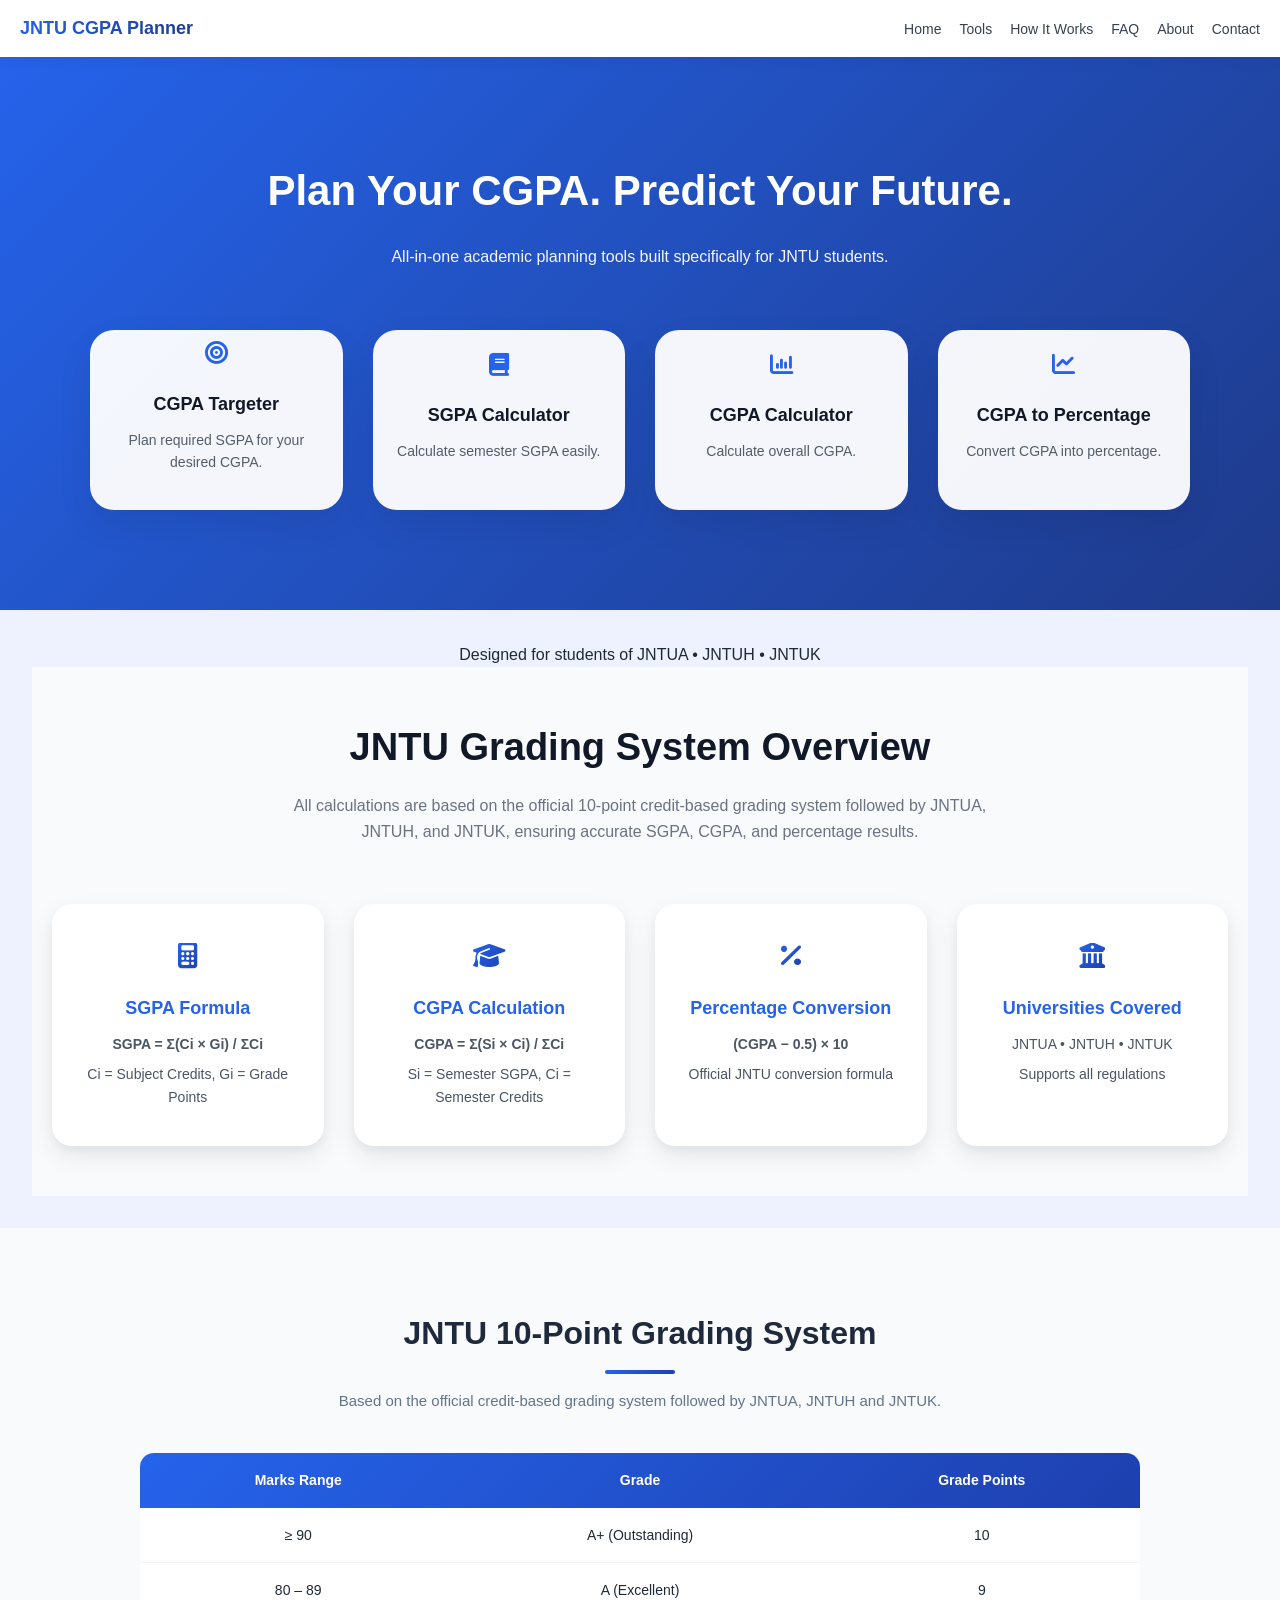
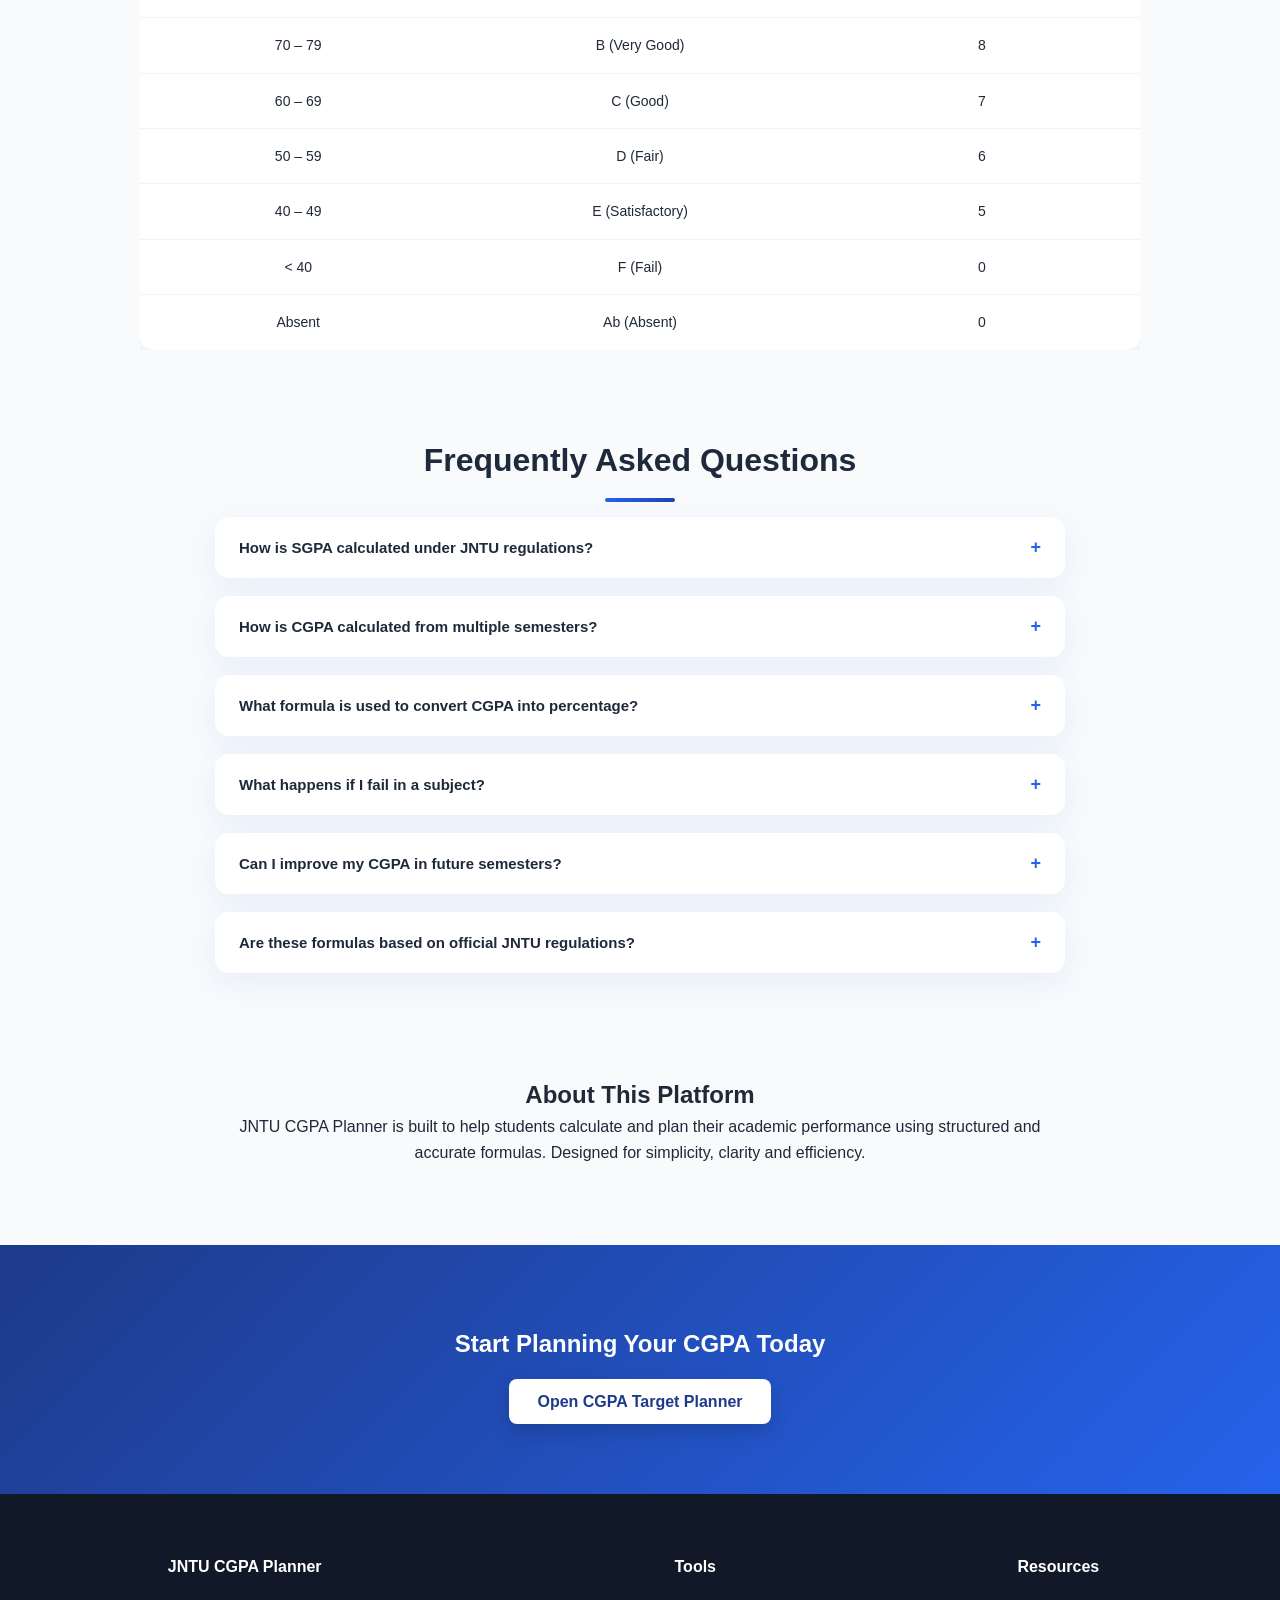
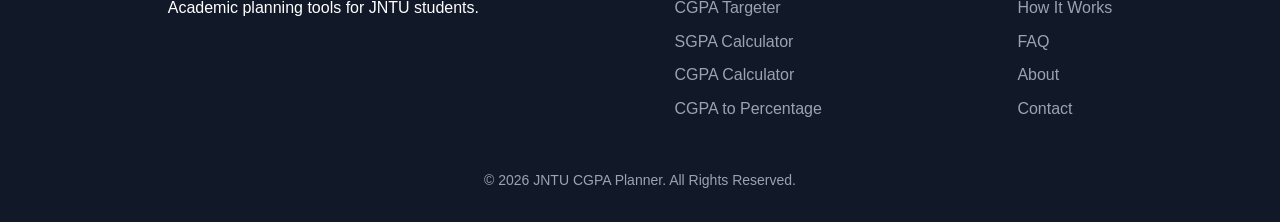
<file: index.html>
<!doctype html>
<html lang="en">
  <head>
    <meta charset="UTF-8" />
    <title>JNTU CGPA Planner</title>
    <meta name="viewport" content="width=device-width, initial-scale=1.0" />
    <link rel="stylesheet" href="home.css" />
    <link
      rel="stylesheet"
      href="https://cdnjs.cloudflare.com/ajax/libs/font-awesome/6.5.0/css/all.min.css"
    />
  </head>
  <script>
    document.addEventListener("DOMContentLoaded", function () {
      const faqItems = document.querySelectorAll(".faq-item");

      faqItems.forEach((item) => {
        const btn = item.querySelector(".faq-question");

        btn.addEventListener("click", () => {
          faqItems.forEach((i) => {
            if (i !== item) {
              i.classList.remove("active");
            }
          });

          item.classList.toggle("active");
        });
      });
    });
  </script>
  <body>
    <!-- ===== Navbar ===== -->
    <nav class="navbar">
      <div class="logo">
        <span class="logo-text">JNTU CGPA Planner</span>
      </div>
      <ul class="nav-links">
        <li><a href="#">Home</a></li>
        <li><a href="#tools">Tools</a></li>
        <li><a href="#how">How It Works</a></li>
        <li><a href="#faq">FAQ</a></li>
        <li><a href="#about">About</a></li>
        <li><a href="Contact/contact.html">Contact</a></li>
      </ul>
    </nav>

    <!-- ===== Hero Section ===== -->
    <section class="hero">
      <div class="hero-content">
        <h1>Plan Your CGPA. Predict Your Future.</h1>
        <p>
          All-in-one academic planning tools built specifically for JNTU
          students.
        </p>
      </div>

      <div class="hero-tools">
        <a href="cgpa-sgpa_universal_home/cgpa-target.html" class="hero-card">
          <div class="card-icon">
            <i class="fa-solid fa-bullseye"></i>
          </div>
          <h3>CGPA Targeter</h3>
          <p>Plan required SGPA for your desired CGPA.</p>
        </a>

        <a href="SGPA_CALCULATOR/Sgpa.html" class="hero-card">
          <div class="card-icon">
            <i class="fa-solid fa-book"></i>
          </div>
          <h3>SGPA Calculator</h3>
          <p>Calculate semester SGPA easily.</p>
        </a>

        <a href="CGPA_calculator_through_SGPA/cgpa.html" class="hero-card">
          <div class="card-icon">
            <i class="fa-solid fa-chart-column"></i>
          </div>
          <h3>CGPA Calculator</h3>
          <p>Calculate overall CGPA.</p>
        </a>

        <a href="percentage/percentage.html" class="hero-card">
          <div class="card-icon">
            <i class="fa-solid fa-chart-line"></i>
          </div>
          <h3>CGPA to Percentage</h3>
          <p>Convert CGPA into percentage.</p>
        </a>
      </div>
    </section>

    <!-- ===== Trust Section ===== -->
    <section class="trust">
      <p>Designed for students of JNTUA • JNTUH • JNTUK</p>
      <section class="grading-system" id="tools">
        <div class="section-header">
          <h2>JNTU Grading System Overview</h2>
          <p>
            All calculations are based on the official 10-point credit-based
            grading system followed by JNTUA, JNTUH, and JNTUK, ensuring
            accurate SGPA, CGPA, and percentage results.
          </p>
        </div>

        <div class="grading-grid">
          <div class="grading-card">
            <div class="icon">
              <i class="fa-solid fa-calculator"></i>
            </div>
            <h3>SGPA Formula</h3>
            <p><strong>SGPA = Σ(Ci × Gi) / ΣCi</strong></p>
            <p>Ci = Subject Credits, Gi = Grade Points</p>
          </div>

          <div class="grading-card">
            <div class="icon">
              <i class="fa-solid fa-graduation-cap"></i>
            </div>
            <h3>CGPA Calculation</h3>
            <p><strong>CGPA = Σ(Si × Ci) / ΣCi</strong></p>
            <p>Si = Semester SGPA, Ci = Semester Credits</p>
          </div>

          <div class="grading-card">
            <div class="icon">
              <i class="fa-solid fa-percent"></i>
            </div>
            <h3>Percentage Conversion</h3>
            <p><strong>(CGPA − 0.5) × 10</strong></p>
            <p>Official JNTU conversion formula</p>
          </div>

          <div class="grading-card">
            <div class="icon">
              <i class="fa-solid fa-building-columns"></i>
            </div>
            <h3>Universities Covered</h3>
            <p>JNTUA • JNTUH • JNTUK</p>
            <p>Supports all regulations</p>
          </div>
        </div>
      </section>
    </section>
    <section class="grading-section" id="how">
      <div class="grading-container">
        <h2>JNTU 10-Point Grading System</h2>
        <p class="grading-subtitle">
          Based on the official credit-based grading system followed by JNTUA,
          JNTUH and JNTUK.
        </p>
        <div class="grading-table-wrapper">
          <table class="grading-table">
            <thead>
              <tr>
                <th>Marks Range</th>
                <th>Grade</th>
                <th>Grade Points</th>
              </tr>
            </thead>
            <tbody>
              <tr>
                <td>≥ 90</td>
                <td>A+ (Outstanding)</td>
                <td>10</td>
              </tr>
              <tr>
                <td>80 – 89</td>
                <td>A (Excellent)</td>
                <td>9</td>
              </tr>
              <tr>
                <td>70 – 79</td>
                <td>B (Very Good)</td>
                <td>8</td>
              </tr>
              <tr>
                <td>60 – 69</td>
                <td>C (Good)</td>
                <td>7</td>
              </tr>
              <tr>
                <td>50 – 59</td>
                <td>D (Fair)</td>
                <td>6</td>
              </tr>
              <tr>
                <td>40 – 49</td>
                <td>E (Satisfactory)</td>
                <td>5</td>
              </tr>
              <tr>
                <td>&lt; 40</td>
                <td>F (Fail)</td>
                <td>0</td>
              </tr>
              <tr>
                <td>Absent</td>
                <td>Ab (Absent)</td>
                <td>0</td>
              </tr>
            </tbody>
          </table>
        </div>
      </div>
    </section>
    <section class="faq-section" id="faq">
      <div class="faq-container">
        <h2>Frequently Asked Questions</h2>

        <!-- FAQ Item -->
        <div class="faq-item">
          <button class="faq-question">
            How is SGPA calculated under JNTU regulations?
            <span class="faq-icon">+</span>
          </button>
          <div class="faq-answer">
            SGPA (Semester Grade Point Average) is calculated by dividing the
            sum of (Credits × Grade Points) of all subjects by the total credits
            of that semester.
            <br /><br />
            Formula: <strong>SGPA = Σ (Ci × Gi) / Σ Ci</strong>
          </div>
        </div>

        <div class="faq-item">
          <button class="faq-question">
            How is CGPA calculated from multiple semesters?
            <span class="faq-icon">+</span>
          </button>
          <div class="faq-answer">
            CGPA is the weighted average of all semester SGPAs. Each semester
            SGPA is multiplied by its credits and divided by total completed
            credits.
            <br /><br />
            Formula: <strong>CGPA = Σ (Si × Ci) / Σ Ci</strong>
          </div>
        </div>

        <div class="faq-item">
          <button class="faq-question">
            What formula is used to convert CGPA into percentage?
            <span class="faq-icon">+</span>
          </button>
          <div class="faq-answer">
            For JNTU B.Tech programs, percentage is calculated using:
            <br /><br />
            <strong>Percentage = (CGPA − 0.5) × 10</strong>
          </div>
        </div>

        <div class="faq-item">
          <button class="faq-question">
            What happens if I fail in a subject?
            <span class="faq-icon">+</span>
          </button>
          <div class="faq-answer">
            A failed subject receives grade point 0. This reduces the SGPA.
            After clearing the subject, the updated grade is considered in CGPA
            calculation according to university rules.
          </div>
        </div>

        <div class="faq-item">
          <button class="faq-question">
            Can I improve my CGPA in future semesters?
            <span class="faq-icon">+</span>
          </button>
          <div class="faq-answer">
            Yes. Since CGPA is credit-weighted, scoring higher in upcoming
            semesters especially high-credit subjects can significantly improve
            your overall CGPA.
          </div>
        </div>

        <div class="faq-item">
          <button class="faq-question">
            Are these formulas based on official JNTU regulations?
            <span class="faq-icon">+</span>
          </button>
          <div class="faq-answer">
            Yes. The SGPA, CGPA and percentage formulas follow the standard
            10-point credit-based grading system used across JNTUA, JNTUH and
            JNTUK.
          </div>
        </div>
      </div>
    </section>

    <!-- ===== About Section ===== -->
    <section class="about" id="about">
      <h2>About This Platform</h2>
      <p>
        JNTU CGPA Planner is built to help students calculate and plan their
        academic performance using structured and accurate formulas. Designed
        for simplicity, clarity and efficiency.
      </p>
    </section>

    <!-- ===== Final CTA Section ===== -->
    <section class="cta">
      <h2>Start Planning Your CGPA Today</h2>
      <a href="cgpa-sgpa_universal_home/cgpa-target.html" class="btn-primary"
        >Open CGPA Target Planner</a
      >
    </section>

    <!-- ===== Footer ===== -->
    <footer class="footer">
      <div class="footer-columns">
        <div>
          <h4>JNTU CGPA Planner</h4>
          <p>Academic planning tools for JNTU students.</p>
        </div>

        <div>
          <h4>Tools</h4>
          <ul>
            <li>
              <a href="cgpa-sgpa_universal_home/cgpa-target.html"
                >CGPA Targeter</a
              >
            </li>
            <li><a href="SGPA_CALCULATOR/Sgpa.html">SGPA Calculator</a></li>
            <li>
              <a href="CGPA_calculator_through_SGPA/cgpa.html"
                >CGPA Calculator</a
              >
            </li>
            <li>
              <a href="percentage/percentage.html">CGPA to Percentage</a>
            </li>
          </ul>
        </div>

        <div>
          <h4>Resources</h4>
          <ul>
            <li><a href="#how">How It Works</a></li>
            <li><a href="#faq">FAQ</a></li>
            <li><a href="#about">About</a></li>
            <li><a href="Contact/contact.html">Contact</a></li>
          </ul>
        </div>
      </div>

      <div class="footer-bottom">
        © 2026 JNTU CGPA Planner. All Rights Reserved.
      </div>
    </footer>
  </body>
</html>
</file>
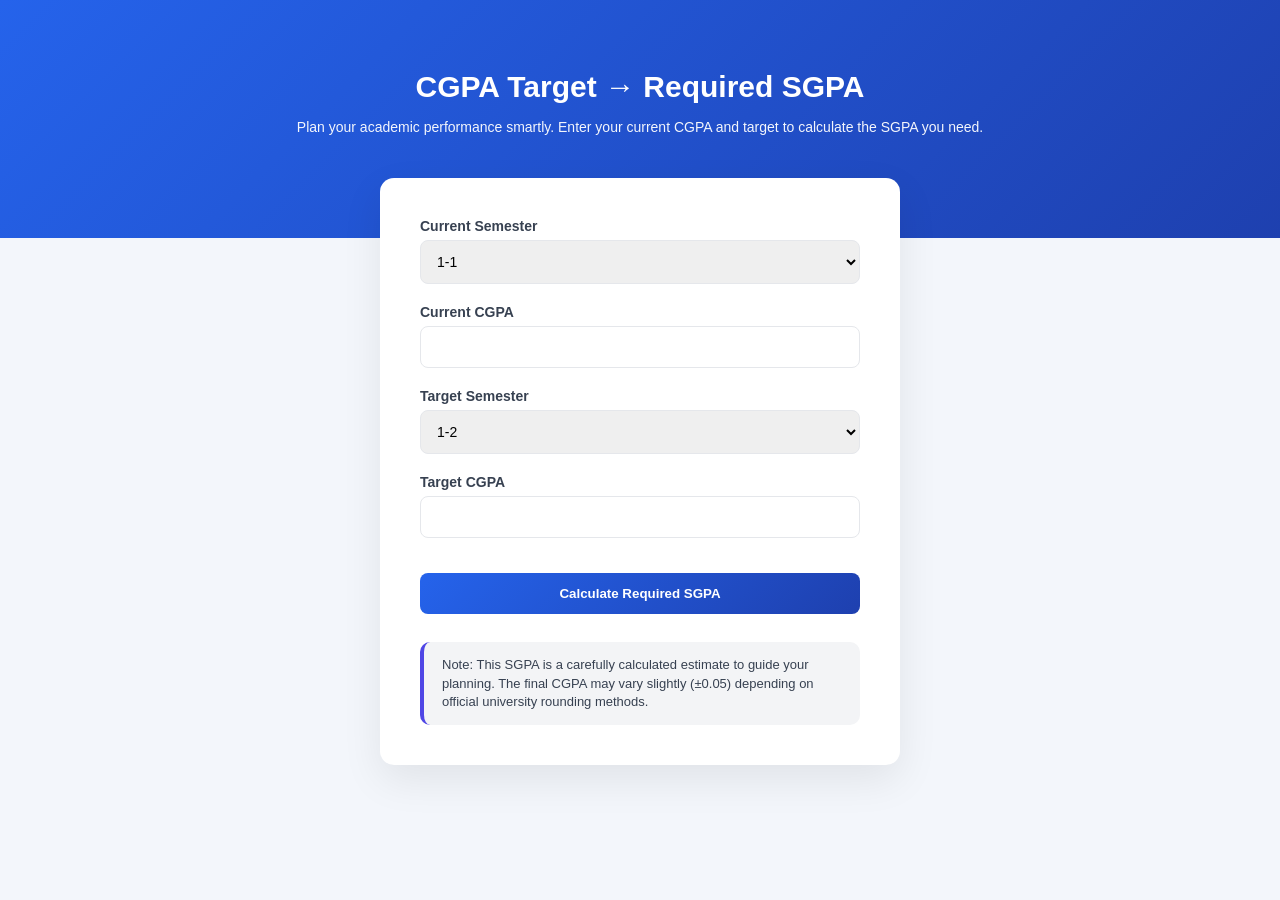
<file: CGPA_targeter-SGPA/index.html>
<!doctype html>
<html lang="en">
  <head>
    <meta charset="UTF-8" />
    <meta name="viewport" content="width=device-width, initial-scale=1.0" />
    <title>JNTU CGPA Target Planner</title>
    <link rel="stylesheet" href="style.css" />
  </head>

  <body>
    <!-- HERO HEADER -->
    <header class="hero">
      <h1>CGPA Target → Required SGPA</h1>
      <p>
        Plan your academic performance smartly. Enter your current CGPA and
        target to calculate the SGPA you need.
      </p>
    </header>

    <!-- CARD SECTION -->
    <main class="wrapper">
      <section class="card">
        <div class="form-group">
          <label for="currentSem">Current Semester</label>
          <select id="currentSem"></select>
        </div>

        <div class="form-group">
          <label for="currentCGPA">Current CGPA</label>
          <input type="number" step="0.01" id="currentCGPA" min="0" max="10" />
        </div>

        <div class="form-group">
          <label for="targetSem">Target Semester</label>
          <select id="targetSem"></select>
        </div>

        <div class="form-group">
          <label for="targetCGPA">Target CGPA</label>
          <input type="number" step="0.01" id="targetCGPA" min="0" max="10" />
        </div>

        <button id="calculateBtn">Calculate Required SGPA</button>

        <div id="result" class="result"></div>
        <p class="note">
          Note: This SGPA is a carefully calculated estimate to guide your
          planning. The final CGPA may vary slightly (±0.05) depending on
          official university rounding methods.
        </p>
      </section>
    </main>

    <script src="script.js"></script>
  </body>
</html>
</file>
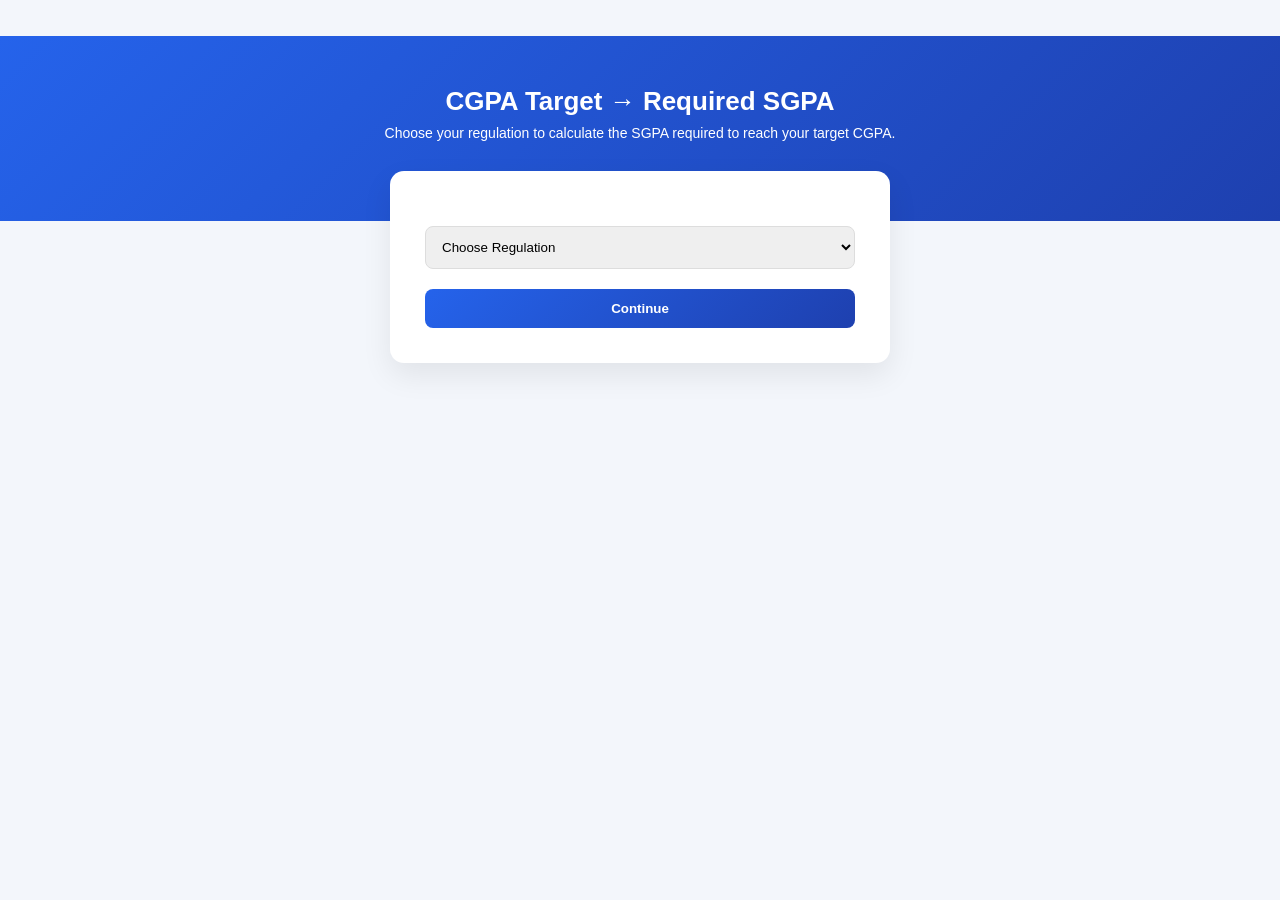
<file: cgpa-sgpa_universal_home/cgpa-target.html>
<!doctype html>
<html lang="en">
  <head>
    <meta charset="UTF-8" />
    <title>CGPA Target Planner</title>
    <meta name="viewport" content="width=device-width, initial-scale=1.0" />
    <br />
    <br />

    <link rel="stylesheet" href="cgpa-target.css" />
  </head>
  <body>
    <header class="hero">
      <h1>CGPA Target → Required SGPA</h1>
      <p>
        Choose your regulation to calculate the SGPA required to reach your
        target CGPA.
      </p>
    </header>

    <div class="container">
      <select id="regulationSelect">
        <option value="">Choose Regulation</option>
        <option value="R23">R23</option>
        <option value="R22">R22</option>
        <option value="R20">R20</option>
        <option value="R18">R18</option>
      </select>

      <button id="continueBtn">Continue</button>
    </div>

    <script src="cgpa-target.js"></script>
  </body>
</html>
</file>
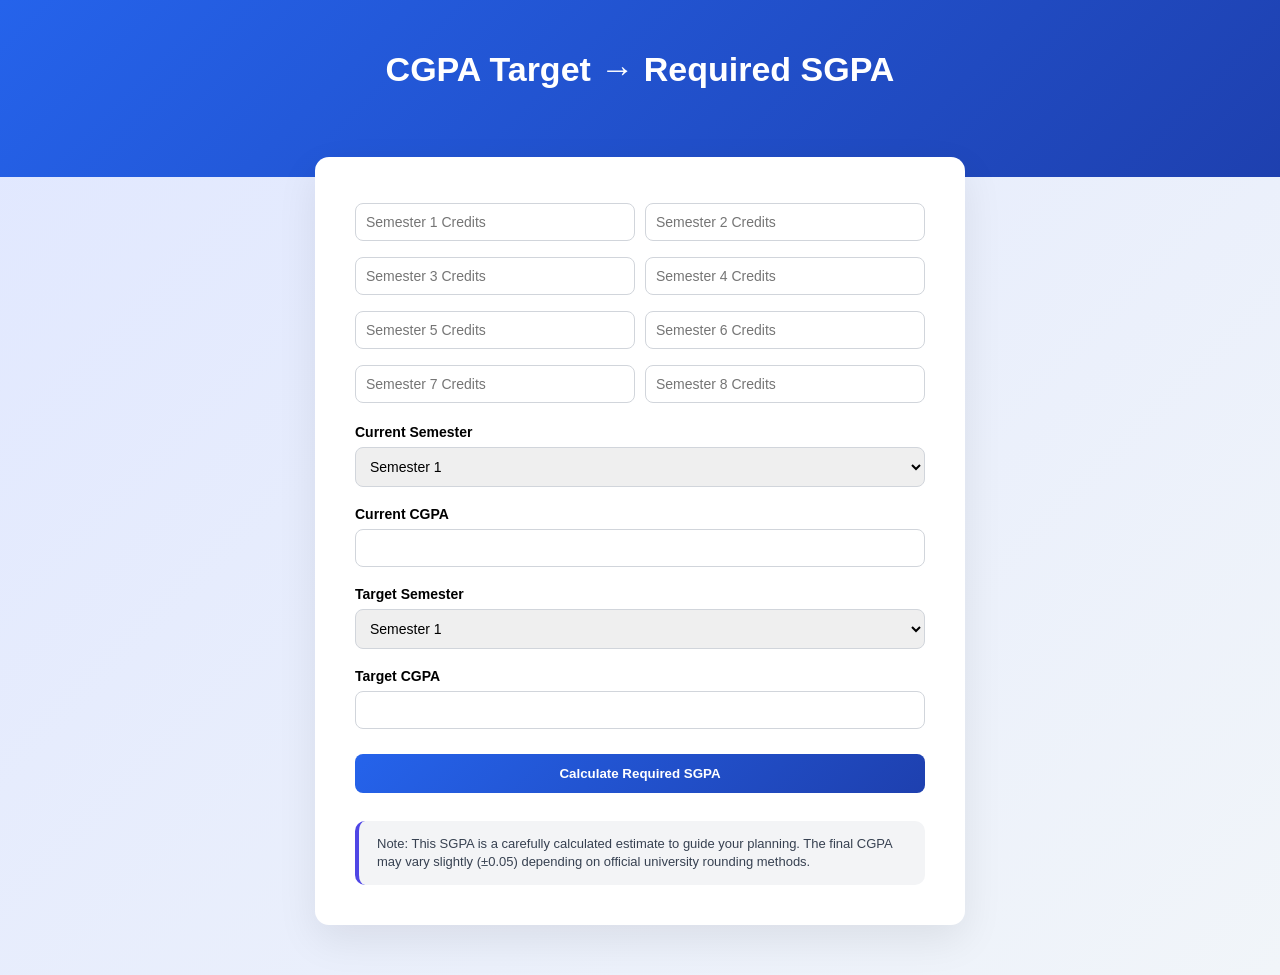
<file: cgpa-sgpa_universal_home/universal-predictor.html>
<!doctype html>
<html lang="en">
  <head>
    <meta charset="UTF-8" />
    <title>Universal CGPA Target Planner</title>
    <meta name="viewport" content="width=device-width, initial-scale=1.0" />
    <link rel="stylesheet" href="universal.css" />
  </head>

  <body>
    <!-- Header -->
    <!-- ===== BLUE HERO HEADER ===== -->
    <!-- ===== PREMIUM BLUE HEADER ===== -->
    <header class="hero">
      <h1>CGPA Target → Required SGPA</h1>
    </header>

    <!-- Main Section -->
    <section class="wrapper">
      <div class="card">
        <p id="regulationText" class="regulation-text"></p>

        <!-- Credits -->
        <div id="creditsContainer" class="credits-grid"></div>

        <!-- Current Semester -->
        <div class="form-group">
          <label>Current Semester</label>
          <select id="currentSem"></select>
        </div>

        <!-- Current CGPA -->
        <div class="form-group">
          <label>Current CGPA</label>
          <input type="number" id="currentCGPA" step="0.01" />
        </div>

        <!-- Target Semester -->
        <div class="form-group">
          <label>Target Semester</label>
          <select id="targetSem"></select>
        </div>

        <!-- Target CGPA -->
        <div class="form-group">
          <label>Target CGPA</label>
          <input type="number" id="targetCGPA" step="0.01" />
        </div>

        <button id="calculateBtn">Calculate Required SGPA</button>
        <p class="note">
          Note: This SGPA is a carefully calculated estimate to guide your
          planning. The final CGPA may vary slightly (±0.05) depending on
          official university rounding methods.
        </p>

        <div id="result" class="result"></div>
      </div>
    </section>

    <script src="universal.js"></script>
  </body>
</html>
</file>
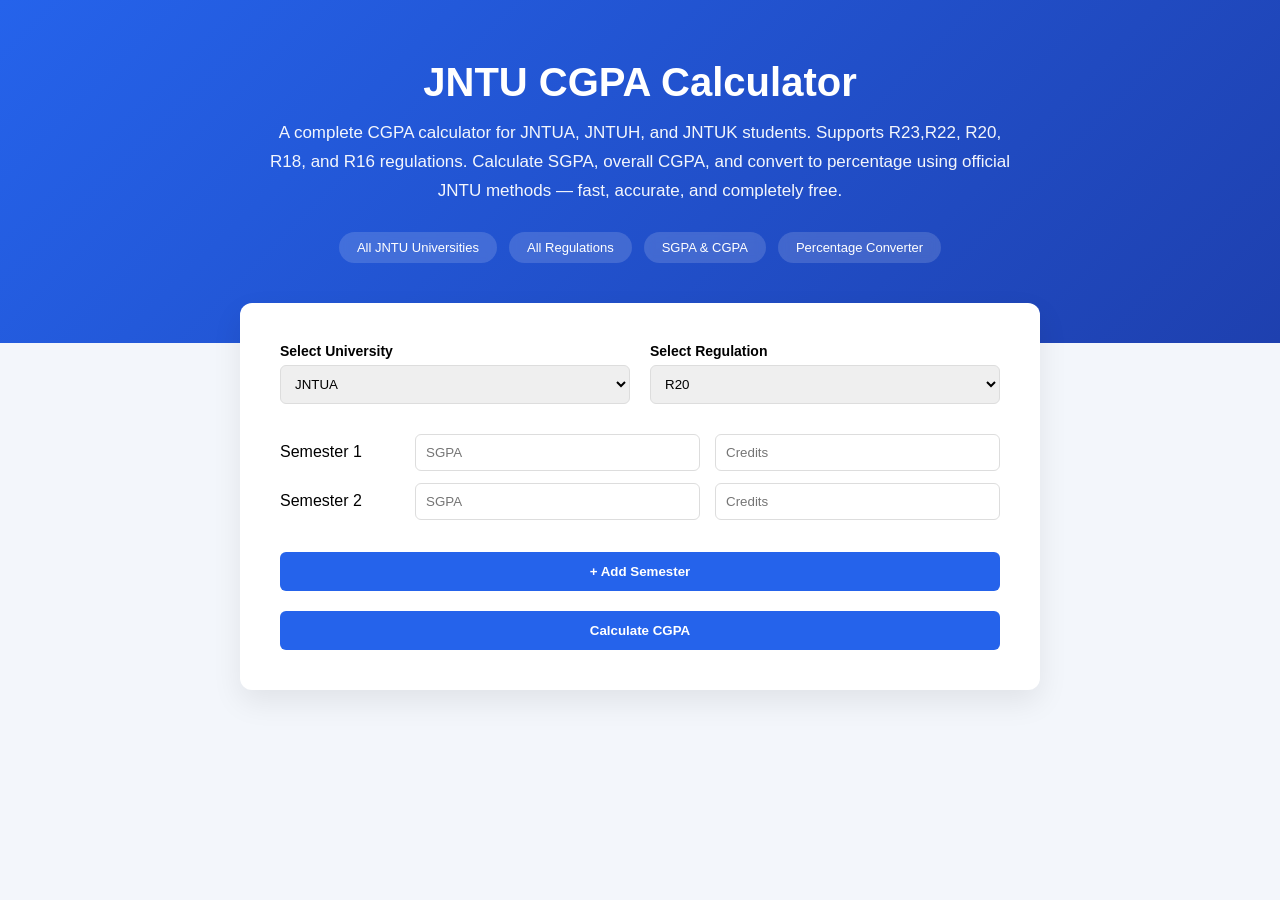
<file: CGPA_calculator_through_SGPA/cgpa.html>
<!doctype html>
<html lang="en">
  <head>
    <meta charset="UTF-8" />
    <title>JNTU CGPA Calculator</title>
    <meta name="viewport" content="width=device-width, initial-scale=1.0" />
    <link rel="stylesheet" href="cgpa.css" />
  </head>

  <body>
    <header class="hero">
      <h1>JNTU CGPA Calculator</h1>

      <p class="hero-subtitle">
        A complete CGPA calculator for JNTUA, JNTUH, and JNTUK students.
        Supports R23,R22, R20, R18, and R16 regulations. Calculate SGPA, overall
        CGPA, and convert to percentage using official
        <br />
        JNTU methods — fast, accurate, and completely free.
      </p>

      <div class="hero-badges">
        <span>All JNTU Universities</span>
        <span>All Regulations</span>
        <span>SGPA & CGPA</span>
        <span>Percentage Converter</span>
      </div>
    </header>

    <div class="container">
      <div class="form-top">
        <div class="form-group">
          <label>Select University</label>
          <select id="universitySelect">
            <option value="JNTUA">JNTUA</option>
            <option value="JNTUH">JNTUH</option>
            <option value="JNTUK">JNTUK</option>
          </select>
        </div>

        <div class="form-group">
          <label>Select Regulation</label>
          <select id="regulationSelect">
            <option value="R23">R23</option>
            <option value="R22">R22</option>
            <option value="R20" selected>R20</option>
            <option value="R18">R18</option>
            <option value="R16">R16</option>
          </select>
        </div>
      </div>

      <div id="semesterInputs"></div>

      <button id="addSemesterBtn">+ Add Semester</button>

      <button id="calculateBtn">Calculate CGPA</button>

      <div id="finalResult" class="result"></div>
    </div>

    <script src="cgpa.js"></script>
  </body>
</html>
</file>
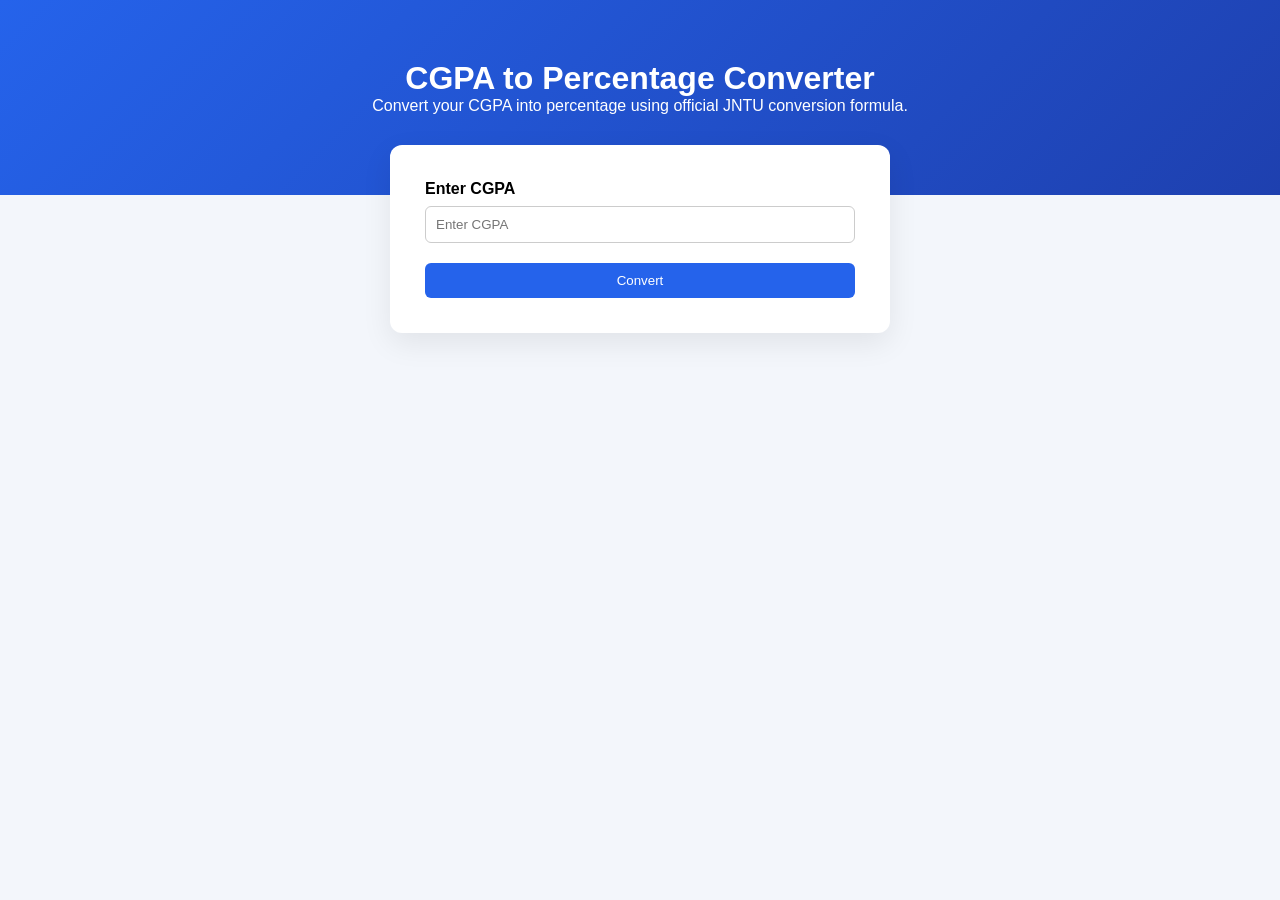
<file: percentage/percentage.html>
<!doctype html>
<html lang="en">
  <head>
    <meta charset="UTF-8" />
    <title>CGPA to Percentage Converter</title>
    <meta name="viewport" content="width=device-width, initial-scale=1.0" />
    <link rel="stylesheet" href="percentage.css" />
  </head>
  <body>
    <header class="hero">
      <h1>CGPA to Percentage Converter</h1>
      <p>
        Convert your CGPA into percentage using official JNTU conversion
        formula.
      </p>
    </header>

    <div class="container">
      <label>Enter CGPA</label>
      <input
        type="number"
        id="cgpaInput"
        step="0.01"
        min="0"
        max="10"
        placeholder="Enter CGPA"
      />

      <button id="convertBtn">Convert</button>

      <div id="result" class="result"></div>
    </div>

    <script src="percentage.js"></script>
  </body>
</html>
</file>
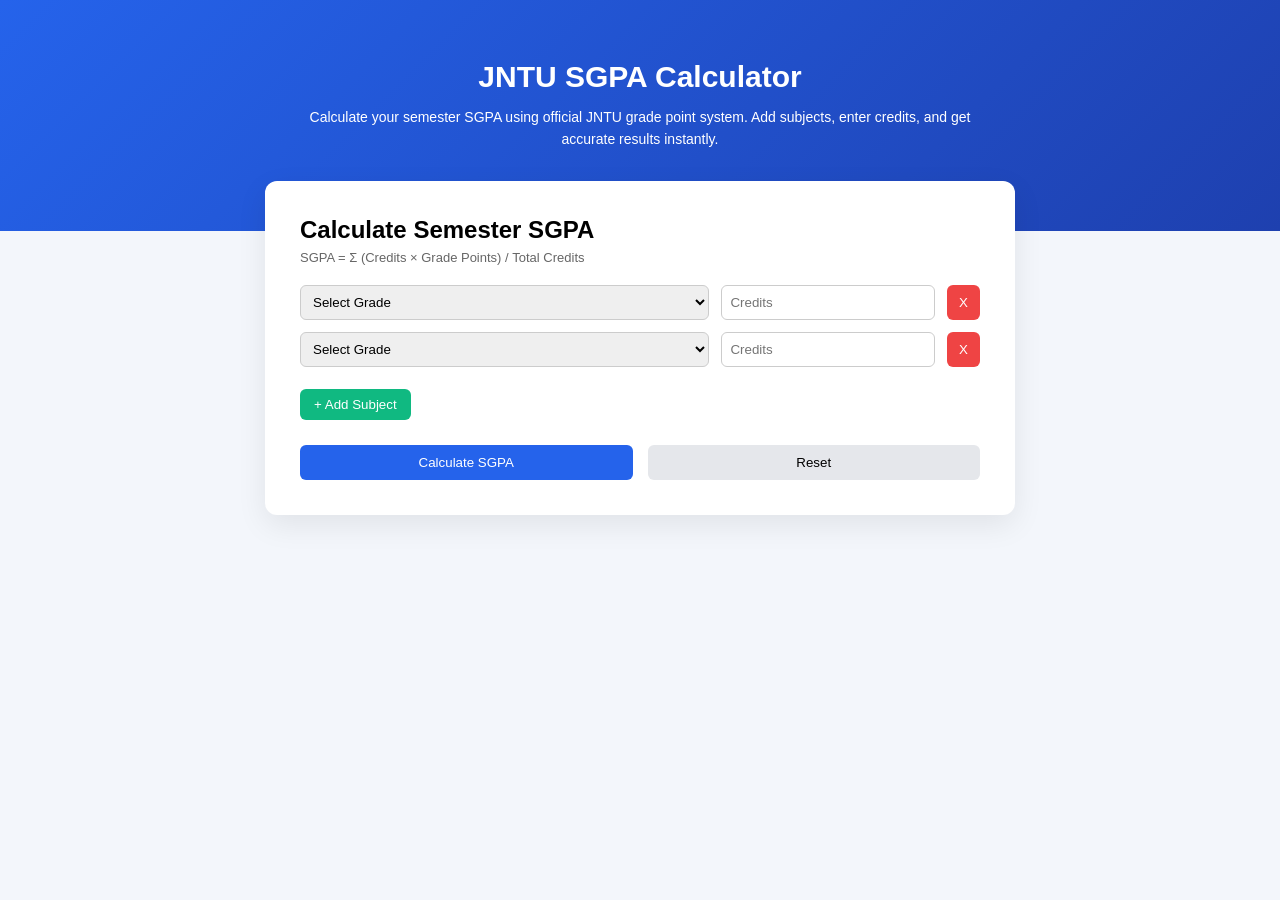
<file: SGPA_CALCULATOR/Sgpa.html>
<!doctype html>
<html lang="en">
  <head>
    <meta charset="UTF-8" />
    <title>JNTU SGPA Calculator</title>
    <meta name="viewport" content="width=device-width, initial-scale=1.0" />
    <link rel="stylesheet" href="sgpa.css" />
  </head>

  <body>
    <header class="hero">
      <h1>JNTU SGPA Calculator</h1>
      <p>
        Calculate your semester SGPA using official JNTU grade point system. Add
        subjects, enter credits, and get accurate results instantly.
      </p>
    </header>

    <div class="container">
      <h2>Calculate Semester SGPA</h2>
      <p class="formula">SGPA = Σ (Credits × Grade Points) / Total Credits</p>

      <div id="subjectsContainer"></div>

      <button id="addSubjectBtn" class="add-btn">+ Add Subject</button>

      <div class="action-buttons">
        <button id="calculateBtn" class="primary-btn">Calculate SGPA</button>
        <button id="resetBtn" class="secondary-btn">Reset</button>
      </div>

      <div id="result" class="result"></div>
    </div>

    <script src="sgpa.js"></script>
  </body>
</html>
</file>
<file: home.css>
/* ===== RESET ===== */
* {
  margin: 0;
  padding: 0;
  box-sizing: border-box;
  font-family: "Inter", "Segoe UI", sans-serif;
}
/* ===== PREMIUM LOGO ===== */

.logo {
  display: flex;
  align-items: center;
  gap: 10px;
  font-weight: 700;
  font-size: 20px;
  cursor: pointer;
}

/* Gradient text (safe version) */
.logo-text {
  background: linear-gradient(135deg, #2563eb, #1e3a8a);
  background-clip: text;
  -webkit-background-clip: text;
  color: transparent;
  transition: 0.3s ease;
}

.logo:hover .logo-text {
  letter-spacing: 1px;
}

body {
  background: #f8fafc;
  color: #1f2937;
  line-height: 1.6;
}
/* ===== GRADING SYSTEM SECTION ===== */

.grading-system {
  padding: 50px 20px;
  background: #f8fafc;
  text-align: center;
}

.section-header {
  max-width: 750px;
  margin: auto;
  margin-bottom: 60px;
}

.section-header h2 {
  font-size: 38px;
  margin-bottom: 15px;
  color: #111827;
}

.section-header p {
  font-size: 16px;
  color: #6b7280;
  line-height: 1.6;
}
.icon i {
  font-size: 26px;
  background: linear-gradient(135deg, #2563eb, #1e40af);
  background-clip: text;
  -webkit-background-clip: text;
  color: transparent;
}

/* Grid */
.grading-grid {
  display: grid;
  grid-template-columns: repeat(4, 1fr);
  gap: 30px;
  max-width: 1200px;
  margin: auto;
}

/* Cards */
.grading-card {
  background: white;
  padding: 30px 25px;
  border-radius: 20px;
  box-shadow:
    0 10px 25px rgba(0, 0, 0, 0.08),
    0 4px 10px rgba(0, 0, 0, 0.04);
  transition: 0.3s ease;
}

.grading-card:hover {
  transform: translateY(-8px);
  box-shadow:
    0 20px 40px rgba(37, 99, 235, 0.15),
    0 8px 20px rgba(0, 0, 0, 0.08);
}

/* Icon */
.grading-card .icon {
  font-size: 28px;
  margin-bottom: 15px;
}

/* Titles */
.grading-card h3 {
  font-size: 18px;
  margin-bottom: 10px;
  color: #2563eb;
}

/* Text */
.grading-card p {
  font-size: 14px;
  color: #4b5563;
  margin-bottom: 8px;
}

/* Responsive */
@media (max-width: 992px) {
  .grading-grid {
    grid-template-columns: repeat(2, 1fr);
  }
}

@media (max-width: 600px) {
  .grading-grid {
    grid-template-columns: 1fr;
  }
}

/* ===== NAVBAR ===== */
.navbar {
  display: flex;
  justify-content: space-between;
  align-items: center;
  padding: 20px 60px;
  background: white;
  box-shadow: 0 4px 20px rgba(0, 0, 0, 0.04);
  position: sticky;
  top: 0;
  z-index: 100;
}

.logo {
  font-weight: 700;
  font-size: 18px;
}

.nav-links {
  display: flex;
  gap: 30px;
  list-style: none;
}

.nav-links a {
  text-decoration: none;
  color: #374151;
  font-weight: 500;
  transition: 0.2s;
}

.nav-links a:hover {
  color: #2563eb;
}

/* ===== HERO SECTION ===== */
.hero {
  background: linear-gradient(135deg, #2563eb, #1e3a8a);
  color: white;
  padding: 100px 20px;
  text-align: center;
}

.hero h1 {
  font-size: 42px;
  margin-bottom: 20px;
  font-weight: 700;
}

.hero p {
  max-width: 750px;
  margin: auto;
  font-size: 16px;
  margin-bottom: 30px;
  opacity: 0.95;
}

.hero-buttons {
  display: flex;
  justify-content: center;
  gap: 20px;
  flex-wrap: wrap;
}
/* ===== HERO TOOL GRID ===== */
/* ===== HERO TOOL CARDS PREMIUM UPGRADE ===== */

.hero-tools {
  margin-top: 60px;
  display: grid;
  grid-template-columns: repeat(auto-fit, minmax(250px, 1fr));
  gap: 30px;
  max-width: 1100px;
  margin-left: auto;
  margin-right: auto;
}

.hero-card {
  background: rgba(255, 255, 255, 0.95);
  padding: 20px 17px;
  border-radius: 24px;
  text-align: center;
  text-decoration: none;
  color: #111827;
  box-shadow: 0 15px 35px rgba(0, 0, 0, 0.08);
  transition: all 0.35s ease;
  position: relative;
  overflow: hidden;
  height: 180px;
  display: flex;
  flex-direction: column;
  justify-content: center;
}

/* Soft blue glow effect */
.hero-card::before {
  content: "";
  position: absolute;
  inset: 0;
  background: linear-gradient(135deg, #2563eb15, #1e40af15);
  opacity: 0;
  transition: 0.3s ease;
}

/* Hover effect */
.hero-card:hover {
  transform: translateY(-10px);
  box-shadow: 0 25px 50px rgba(37, 99, 235, 0.2);
}

.hero-card:hover::before {
  opacity: 1;
}

/* Icon */
.card-icon {
  font-size: 23px;
  margin-bottom: 18px;
  color: #2563eb;
}

/* Title */
.hero-card h3 {
  font-size: 18px;
  font-weight: 600;
  margin-bottom: 10px;
}

/* Text */
.hero-card p {
  font-size: 14px;
  color: #4b5563;
}
/* ===== BUTTONS ===== */
.btn-primary {
  background: white;
  color: #1e3a8a;
  padding: 14px 28px;
  border-radius: 8px;
  text-decoration: none;
  font-weight: 600;
  transition: 0.3s;
  box-shadow: 0 8px 20px rgba(0, 0, 0, 0.15);
}

.btn-primary:hover {
  transform: translateY(-3px);
}

.btn-secondary {
  border: 2px solid white;
  color: white;
  padding: 14px 28px;
  border-radius: 8px;
  text-decoration: none;
  font-weight: 600;
  transition: 0.3s;
}

.btn-secondary:hover {
  background: rgba(255, 255, 255, 0.1);
}

/* ===== TRUST SECTION ===== */
.trust {
  text-align: center;
  padding: 32px;
  font-weight: 500;
  background: #eef2ff;
}

/* ===== Grading Section ===== */

.grading-section {
  padding: 80px 20px;
  background: #f8fafc;
  text-align: center;
}

.grading-container {
  max-width: 1000px;
  margin: auto;
}
.grading-section h2 {
  font-size: 32px;
  font-weight: 700;
  color: #1e293b;
  position: relative;
  display: inline-block;
  margin-bottom: 15px;
}

.grading-section {
  text-align: center;
}

.grading-section h2::after {
  content: "";
  width: 70px;
  height: 4px;
  background: linear-gradient(135deg, #2563eb, #1e40af);
  display: block;
  margin: 11px auto 0;
  border-radius: 50px;
}
.grading-subtitle {
  font-size: 15px;
  color: #64748b;
  margin-bottom: 40px;
}

/* ===== Table Styling ===== */

.grading-table-wrapper {
  overflow-x: auto;
}

.grading-table {
  width: 100%;
  border-collapse: collapse;
  background: white;
  border-radius: 14px;
  overflow: hidden;
  box-shadow: 0 15px 40px rgba(37, 99, 235, 0.08);
}

.grading-table thead {
  background: linear-gradient(135deg, #2563eb, #1e40af);
  color: white;
}

.grading-table th,
.grading-table td {
  padding: 16px;
  text-align: center;
  font-size: 14px;
}

.grading-table th {
  font-weight: 600;
}

.grading-table tbody tr {
  border-bottom: 1px solid #f1f5f9;
  transition: 0.3s ease;
}

.grading-table tbody tr:hover {
  background: #f1f5ff;
}

.grading-table tbody tr:last-child {
  border-bottom: none;
}
/* ===== FAQ Section ===== */

.faq-section {
  padding: 5px 20px;
  background: #f8fafc;
}

.faq-container {
  max-width: 850px;
  margin: auto;
}

.faq-section h2 {
  font-size: 32px;
  font-weight: 700;
  color: #1e293b;
  position: relative;
  display: inline-block;
  margin-bottom: 15px;
}

.faq-section {
  text-align: center;
}

.faq-section h2::after {
  content: "";
  width: 70px;
  height: 4px;
  background: linear-gradient(135deg, #2563eb, #1e40af);
  display: block;
  margin: 12px auto 0;
  border-radius: 50px;
}

/* FAQ Card */

.faq-item {
  background: #ffffff;
  border-radius: 14px;
  margin-bottom: 18px;
  box-shadow: 0 10px 30px rgba(37, 99, 235, 0.08);
  overflow: hidden;
  transition: 0.3s ease;
}

.faq-item:hover {
  transform: translateY(-4px);
  box-shadow: 0 14px 35px rgba(37, 99, 235, 0.12);
}

/* Question */

.faq-question {
  width: 100%;
  background: none;
  border: none;
  padding: 20px 24px;
  text-align: left;
  font-size: 15px;
  font-weight: 600;
  color: #1e293b;
  cursor: pointer;
  display: flex;
  justify-content: space-between;
  align-items: center;
}

/* Icon */

.faq-icon {
  font-size: 18px;
  color: #2563eb;
  transition: 0.3s ease;
}

/* Answer */

.faq-answer {
  max-height: 0;
  overflow: hidden;
  padding: 0 24px;
  font-size: 14px;
  color: #475569;
  line-height: 1.6;
  transition:
    max-height 0.4s ease,
    padding 0.3s ease;
}

/* Active */

.faq-item.active .faq-answer {
  max-height: 300px;
  padding: 0 24px 20px;
}

.faq-item.active .faq-icon {
  transform: rotate(45deg);
}
/* ===== ABOUT ===== */
.about {
  padding: 80px 20px;
  text-align: center;
  max-width: 900px;
  margin: auto;
}

/* ===== CTA ===== */
.cta {
  padding: 80px 20px;
  text-align: center;
  background: linear-gradient(135deg, #1e3a8a, #2563eb);
  color: white;
}

.cta h2 {
  margin-bottom: 25px;
}

/* ===== FOOTER ===== */
.footer {
  background: #111827;
  color: white;
  padding: 60px 20px 30px;
}

.footer-columns {
  display: flex;
  justify-content: space-around;
  flex-wrap: wrap;
  gap: 40px;
  max-width: 1100px;
  margin: auto;
}

.footer h4 {
  margin-bottom: 15px;
}

.footer ul {
  list-style: none;
}

.footer ul li {
  margin-bottom: 8px;
}

.footer a {
  text-decoration: none;
  color: #9ca3af;
}

.footer a:hover {
  color: white;
}

.footer-bottom {
  text-align: center;
  margin-top: 40px;
  font-size: 14px;
  color: #9ca3af;
}

/* ===== RESPONSIVE ===== */
/* ===== NAVBAR CLEAN RESPONSIVE ===== */

.navbar {
  display: flex;
  justify-content: space-between;
  align-items: center;
  padding: 14px 20px;
  background: white;
  box-shadow: 0 4px 15px rgba(0, 0, 0, 0.05);
  flex-wrap: wrap;
}

.logo {
  font-weight: 700;
  font-size: 18px;
  color: #2563eb;
  white-space: nowrap;
}

.nav-links {
  display: flex;
  gap: 18px;
  list-style: none;
  flex-wrap: wrap;
}

.nav-links a {
  text-decoration: none;
  color: #374151;
  font-size: 14px;
  font-weight: 500;
  white-space: nowrap;
}

/* MOBILE FIX */
@media (max-width: 768px) {
  .navbar {
    flex-direction: column;
    align-items: flex-start;
    gap: 10px;
  }

  .nav-links {
    width: 100%;
    justify-content: space-between;
    font-size: 13px;
  }

  .nav-links a {
    font-size: 13px;
  }
}
</file>
<file: CGPA_targeter-SGPA/style.css>
/* ===== RESET ===== */
* {
  margin: 0;
  padding: 0;
  box-sizing: border-box;
  font-family: "Segoe UI", sans-serif;
}

body {
  background: #f3f6fb;
  min-height: 100vh;
}
.note {
  margin-top: 28px;
  padding: 14px 18px;
  font-size: 13px;
  line-height: 1.4;

  color: #374151;
  background: #f3f4f6;

  border-left: 4px solid #4f46e5;
  border-radius: 10px;

  width: 100%;
  box-sizing: border-box;
}

/* ===== HERO HEADER ===== */
.hero {
  background: linear-gradient(135deg, #2563eb, #1e40af);
  color: white;
  text-align: center;
  padding: 70px 20px 100px;
}

.hero h1 {
  font-size: 30px;
  margin-bottom: 12px;
  font-weight: 700;
}

.hero p {
  max-width: 700px;
  margin: auto;
  font-size: 14px;
  line-height: 1.6;
  opacity: 0.95;
}

/* ===== CARD WRAPPER ===== */
.wrapper {
  display: flex;
  justify-content: center;
  margin-top: -60px;
  padding: 0 20px;
}

/* ===== CARD ===== */
.card {
  background: white;
  width: 100%;
  max-width: 520px;
  padding: 40px;
  border-radius: 14px;
  box-shadow: 0 15px 40px rgba(0, 0, 0, 0.08);
}

/* ===== FORM GROUP ===== */
.form-group {
  margin-bottom: 20px;
}

label {
  font-size: 14px;
  font-weight: 600;
  color: #374151;
  margin-bottom: 6px;
  display: block;
}

/* ===== INPUTS ===== */
input,
select {
  width: 100%;
  padding: 12px;
  border-radius: 8px;
  border: 1px solid #e5e7eb;
  font-size: 14px;
  transition: 0.2s ease;
}

input:focus,
select:focus {
  outline: none;
  border-color: #2563eb;
  box-shadow: 0 0 0 3px rgba(37, 99, 235, 0.15);
}

/* ===== BUTTON ===== */
button {
  width: 100%;
  padding: 13px;
  border: none;
  border-radius: 8px;
  background: linear-gradient(135deg, #2563eb, #1e40af);
  color: white;
  font-weight: 600;
  cursor: pointer;
  margin-top: 15px;
  transition: 0.2s ease;
}

button:hover {
  opacity: 0.9;
  transform: translateY(-1px);
}

/* ===== RESULT ===== */
.result {
  margin-top: 25px;
  padding: 16px;
  border-radius: 8px;
  font-weight: 600;
  text-align: center;
  display: none;
}

/* Difficulty Colors */
.result.easy {
  display: block;
  background: #e6f9ec;
  color: #1e7e34;
  border-left: 5px solid #28a745;
}

.result.medium {
  display: block;
  background: #fff8e6;
  color: #b8860b;
  border-left: 5px solid #ffc107;
}

.result.hard {
  display: block;
  background: #ffeaea;
  color: #c82333;
  border-left: 5px solid #dc3545;
}

/* ===== RESPONSIVE ===== */
@media (max-width: 600px) {
  .card {
    padding: 25px;
  }

  .hero h1 {
    font-size: 24px;
  }
}
</file>
<file: cgpa-sgpa_universal_home/cgpa-target.css>
/* ===== RESET ===== */
* {
  margin: 0;
  padding: 0;
  box-sizing: border-box;
  font-family: "Segoe UI", sans-serif;
}
body {
  margin: 0;
  font-family: "Segoe UI", sans-serif;
  background: #f3f6fb;
}

/* HEADER */
.hero {
  background: linear-gradient(135deg, #2563eb, #1e40af);
  color: white;
  text-align: center;
  padding: 50px 20px 80px;
}

.hero h1 {
  font-size: 26px;
  margin-bottom: 8px;
}

.hero p {
  font-size: 14px;
  max-width: 600px;
  margin: auto;
}

/* CARD */
.container {
  max-width: 500px;
  margin: -50px auto 60px;
  background: white;
  padding: 35px;
  border-radius: 14px;
  box-shadow: 0 12px 30px rgba(0, 0, 0, 0.08);
}

/* FORM */
select,
button {
  width: 100%;
  padding: 12px;
  margin-top: 20px;
  border-radius: 8px;
  border: 1px solid #ddd;
}

button {
  border: none;
  background: linear-gradient(135deg, #2563eb, #1e40af);
  color: white;
  font-weight: 600;
  cursor: pointer;
}

button:hover {
  opacity: 0.9;
}
/* ===== RESULT BOX ===== */
.result {
  margin-top: 25px;
  padding: 16px;
  background: #eef2ff;
  border-radius: 8px;
  font-weight: bold;
  text-align: center;
  font-size: 16px;
  display: none;
}

/* ===== RESPONSIVE ===== */
@media (max-width: 768px) {
  .container {
    margin: -60px 15px 40px 15px;
    padding: 25px;
  }

  #creditsContainer {
    grid-template-columns: repeat(2, 1fr);
  }
}

@media (max-width: 480px) {
  #creditsContainer {
    grid-template-columns: 1fr;
  }

  .hero h1 {
    font-size: 24px;
  }
}
</file>
<file: cgpa-sgpa_universal_home/universal.css>
* {
  margin: 0;
  padding: 0;
  box-sizing: border-box;
  font-family: "Segoe UI", sans-serif;
}

body {
  background: linear-gradient(135deg, #e0e7ff, #f1f5f9);
  min-height: 100vh;
}

/* Header */
/* ===== PREMIUM HERO HEADER ===== */
.hero {
  background: linear-gradient(135deg, #2563eb, #1e40af);
  color: white;
  text-align: center;
  padding: 50px 20px 80px;
}

.hero h1 {
  font-size: 34px;
  margin-bottom: 8px;
  color: white;
}

.hero p {
  font-size: 14px;
  max-width: 600px;
  margin: auto;
}

/* Make card overlap nicely */
.wrapper,
.container {
  margin-top: -70px;
}
/* Wrapper */
.wrapper {
  display: flex;
  justify-content: center;
  padding: 50px 20px;
}

/* Card */
.card {
  background: white;
  width: 100%;
  max-width: 650px;
  padding: 40px;
  border-radius: 14px;
  box-shadow: 0 15px 40px rgba(0, 0, 0, 0.08);
}

/* Heading */
h1 {
  font-size: 26px;
  margin-bottom: 8px;
  color: #1e293b;
}

.regulation-text {
  font-size: 14px;
  color: #64748b;
  margin-bottom: 25px;
}

/* Form */
.form-group {
  margin-top: 18px;
}

label {
  font-weight: 600;
  font-size: 14px;
}

input,
select {
  width: 100%;
  margin-top: 6px;
  padding: 10px;
  border-radius: 8px;
  border: 1px solid #d1d5db;
  font-size: 14px;
}

/* Credits Grid */
.credits-grid {
  display: grid;
  grid-template-columns: repeat(2, 1fr);
  gap: 10px;
  margin-bottom: 20px;
}

.credits-grid input {
  padding: 10px;
  border-radius: 8px;
  border: 1px solid #d1d5db;
}

/* Button */
button {
  width: 100%;
  padding: 12px;
  margin-top: 25px;
  border: none;
  border-radius: 8px;
  background: linear-gradient(135deg, #2563eb, #1e40af);
  color: white;
  font-weight: 600;
  cursor: pointer;
  transition: 0.2s ease;
}

button:hover {
  transform: translateY(-2px);
}

/* Result */
.result {
  margin-top: 25px;
  padding: 15px;
  border-radius: 8px;
  text-align: center;
  font-weight: 600;
  display: none;
}

.result.success {
  display: block;
  background: #e0f2fe;
  color: #0369a1;
}

.result.error {
  display: block;
  background: #fee2e2;
  color: #b91c1c;
}
.note {
  margin-top: 28px;
  padding: 14px 18px;
  font-size: 13px;
  line-height: 1.4;

  color: #374151;
  background: #f3f4f6;

  border-left: 4px solid #4f46e5;
  border-radius: 10px;

  width: 100%;
  box-sizing: border-box;
}

/* Mobile */
/* ===== MOBILE NAVBAR FIX ===== */

@media (max-width: 768px) {
  .navbar {
    flex-direction: column;
    align-items: flex-start;
    gap: 15px;
  }

  .logo-text {
    font-size: 18px;
  }

  .nav-links {
    width: 100%;
    justify-content: space-between;
    gap: 10px;
    font-size: 14px;
    flex-wrap: wrap;
  }

  .nav-links li {
    flex: 1 1 auto;
  }

  .nav-links a {
    font-size: 14px;
  }
  @media (max-width: 600px) {
    .hero {
      padding: 70px 15px;
    }

    .hero-tools {
      gap: 18px;
    }

    .hero-card {
      padding: 22px;
    }
  }
}
</file>
<file: CGPA_calculator_through_SGPA/cgpa.css>
* {
  margin: 0;
  padding: 0;
  box-sizing: border-box;
  font-family: "Segoe UI", sans-serif;
}

body {
  background: #f3f6fb;
}

/* Stylish Header */
/* ===== Blue Hero Section ===== */
.hero {
  background: linear-gradient(135deg, #2563eb, #1e40af);
  color: white;
  text-align: center;
  padding: 60px 20px 80px 20px;
}

.hero h1 {
  font-size: 40px;
  margin-bottom: 14px;
  font-weight: 700;
}

.hero-subtitle {
  max-width: 750px;
  margin: 0 auto 26px auto;
  font-size: 17px;
  line-height: 1.7;
  opacity: 0.95;
  font-weight: 370;
}

/* Rounded Feature Badges */
.hero-badges {
  display: flex;
  justify-content: center;
  flex-wrap: wrap;
  gap: 12px;
}

.hero-badges span {
  background: rgba(255, 255, 255, 0.15);
  padding: 8px 18px;
  border-radius: 50px;
  font-size: 13px;
  backdrop-filter: blur(5px);
  transition: 0.2s;
}

.hero-badges span:hover {
  background: rgba(255, 255, 255, 0.25);
}

/* Card Container */
.container {
  background: white;
  max-width: 800px;
  margin: -40px auto 50px auto;
  padding: 40px;
  border-radius: 12px;
  box-shadow: 0 12px 30px rgba(0, 0, 0, 0.08);
}

/* Top Select Layout */
.form-top {
  display: flex;
  gap: 20px;
  margin-bottom: 30px;
}

.form-group {
  flex: 1;
}

label {
  font-weight: 600;
  font-size: 14px;
  margin-bottom: 6px;
  display: block;
}

select,
input {
  width: 100%;
  padding: 10px;
  border-radius: 6px;
  border: 1px solid #ddd;
}

.semester {
  display: flex;
  gap: 15px;
  margin-bottom: 12px;
  align-items: center;
}

.semester span {
  width: 120px;
  font-weight: 500;
}

.semester input {
  flex: 1;
}

button {
  width: 100%;
  padding: 12px;
  margin-top: 20px;
  border: none;
  border-radius: 6px;
  background: #2563eb;
  color: white;
  font-weight: 600;
  cursor: pointer;
  transition: 0.2s;
}

button:hover {
  background: #1d4ed8;
}

.result {
  margin-top: 25px;
  padding: 15px;
  background: #eef2ff;
  border-radius: 6px;
  font-weight: bold;
  text-align: center;
  display: none;
}

/* Mobile */
@media (max-width: 700px) {
  .form-top {
    flex-direction: column;
  }

  .semester {
    flex-direction: column;
    align-items: flex-start;
  }

  .semester span {
    width: auto;
  }
  #addSemesterBtn {
    margin-top: 15px;
    background: #10b981;
  }

  #addSemesterBtn:hover {
    background: #059669;
  }
}
</file>
<file: percentage/percentage.css>
* {
  margin: 0;
  padding: 0;
  box-sizing: border-box;
  font-family: "Segoe UI", sans-serif;
}

body {
  background: #f3f6fb;
}

.hero {
  background: linear-gradient(135deg, #2563eb, #1e40af);
  color: white;
  text-align: center;
  padding: 60px 20px 80px;
}

.container {
  background: white;
  max-width: 500px;
  margin: -50px auto 50px;
  padding: 35px;
  border-radius: 12px;
  box-shadow: 0 10px 30px rgba(0, 0, 0, 0.08);
}

label {
  font-weight: 600;
  display: block;
  margin-bottom: 8px;
}

input {
  width: 100%;
  padding: 10px;
  border-radius: 6px;
  border: 1px solid #ccc;
  margin-bottom: 20px;
}

button {
  width: 100%;
  padding: 10px;
  border: none;
  background: #2563eb;
  color: white;
  border-radius: 6px;
  cursor: pointer;
}

button:hover {
  background: #1d4ed8;
}

.result {
  margin-top: 20px;
  padding: 12px;
  background: #eef2ff;
  border-radius: 6px;
  text-align: center;
  font-weight: bold;
  display: none;
}
</file>
<file: SGPA_CALCULATOR/sgpa.css>
* {
  margin: 0;
  padding: 0;
  box-sizing: border-box;
  font-family: "Segoe UI", sans-serif;
}

body {
  background: #f3f6fb;
}

/* Header */
.hero {
  background: linear-gradient(135deg, #2563eb, #1e40af);
  color: white;
  text-align: center;
  padding: 60px 20px 80px;
}

.hero h1 {
  font-size: 30px;
  margin-bottom: 12px;
}

.hero p {
  max-width: 700px;
  margin: auto;
  font-size: 14px;
  line-height: 1.6;
}

/* Card */
.container {
  background: white;
  max-width: 750px;
  margin: -50px auto 50px;
  padding: 35px;
  border-radius: 12px;
  box-shadow: 0 10px 30px rgba(0, 0, 0, 0.08);
}

h2 {
  margin-bottom: 6px;
}

.formula {
  font-size: 13px;
  color: #666;
  margin-bottom: 20px;
}

.subject-row {
  display: flex;
  gap: 12px;
  margin-bottom: 12px;
}

.subject-row select,
.subject-row input {
  padding: 8px;
  border-radius: 6px;
  border: 1px solid #ccc;
}

.subject-row select {
  flex: 2;
}

.subject-row input {
  flex: 1;
}

.remove-btn {
  background: #ef4444;
  color: white;
  border: none;
  padding: 0 12px;
  border-radius: 6px;
  cursor: pointer;
}

.add-btn {
  margin-top: 10px;
  background: #10b981;
  color: white;
  border: none;
  padding: 8px 14px;
  border-radius: 6px;
  cursor: pointer;
}

.action-buttons {
  margin-top: 25px;
  display: flex;
  gap: 15px;
}

.primary-btn {
  flex: 1;
  background: #2563eb;
  color: white;
  border: none;
  padding: 10px;
  border-radius: 6px;
  cursor: pointer;
}

.secondary-btn {
  flex: 1;
  background: #e5e7eb;
  border: none;
  padding: 10px;
  border-radius: 6px;
  cursor: pointer;
}

.result {
  margin-top: 25px;
  padding: 12px;
  background: #eef2ff;
  border-radius: 6px;
  font-weight: bold;
  text-align: center;
  display: none;
}

@media (max-width: 600px) {
  .subject-row {
    flex-direction: column;
  }

  .action-buttons {
    flex-direction: column;
  }
}
</file>
